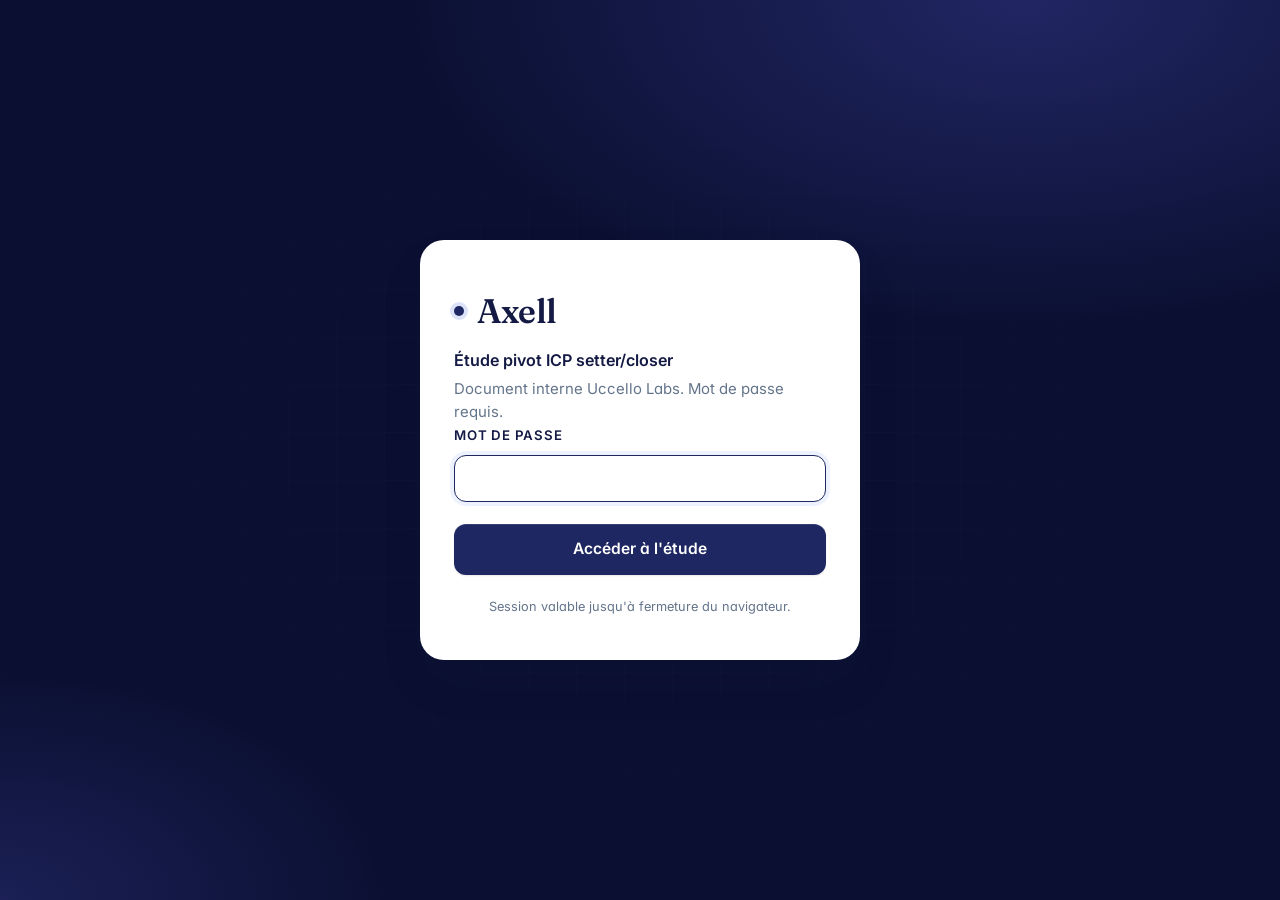
<file: index.html>
<!DOCTYPE html>
<html lang="fr">
<head>
  <meta charset="UTF-8">
  <meta name="viewport" content="width=device-width, initial-scale=1.0">
  <meta name="robots" content="noindex, nofollow">
  <meta http-equiv="Cache-Control" content="no-cache, no-store, must-revalidate">
  <title>Axell, étude pivot ICP setter/closer</title>
  <meta name="description" content="Étude commerciale interne du pivot ICP Axell vers les agences setting/closing francophones et infopreneurs avec équipe sales internalisée.">
  <link rel="preconnect" href="https://fonts.googleapis.com">
  <link rel="preconnect" href="https://fonts.gstatic.com" crossorigin>
  <link href="https://fonts.googleapis.com/css2?family=Fraunces:opsz,wght@9..144,500;9..144,600;9..144,700&family=Inter:wght@400;500;600;700&display=swap" rel="stylesheet">
  <link rel="stylesheet" href="assets/css/style.css">
  <script>document.documentElement.classList.add('js');</script>
  <script src="assets/js/auth.js"></script>
</head>
<body class="auth-pending" data-page="index">

<header id="site-header" hidden></header>

<main>

  <section class="hero">
    <div class="container">
      <div class="hero__inner">
        <div class="hero__eyebrow">Étude commerciale, pivot ICP, mai 2026</div>
        <h1 class="hero__title">Du SaaS PME B2B au stack pilotage des agences setting/closing francophones</h1>
        <p class="hero__desc">Pipeline complet en 7 étapes : sourcing externe, cadrage, 2 personas, analyse marché, paysage concurrentiel, architecture tarifaire et offre rédigée. Verdict global : viable sous conditions.</p>
        <div class="hero__meta">
          <span class="hero__meta-item">
            <svg viewBox="0 0 24 24" fill="none" stroke="currentColor" stroke-width="2" stroke-linecap="round" stroke-linejoin="round" aria-hidden="true"><circle cx="12" cy="12" r="10"/><circle cx="12" cy="12" r="6"/><circle cx="12" cy="12" r="2"/></svg>
            <span>Cible primaire : Damien, owner agence</span>
          </span>
          <span class="hero__meta-item">
            <svg viewBox="0 0 24 24" fill="none" stroke="currentColor" stroke-width="2" stroke-linecap="round" stroke-linejoin="round" aria-hidden="true"><circle cx="12" cy="12" r="10"/><circle cx="12" cy="12" r="6"/></svg>
            <span>Cible secondaire : Karine, founder infopreneur</span>
          </span>
          <span class="hero__meta-item">
            <svg viewBox="0 0 24 24" fill="none" stroke="currentColor" stroke-width="2" stroke-linecap="round" stroke-linejoin="round" aria-hidden="true"><rect x="3" y="4" width="18" height="18" rx="2"/><line x1="16" y1="2" x2="16" y2="6"/><line x1="8" y1="2" x2="8" y2="6"/><line x1="3" y1="10" x2="21" y2="10"/></svg>
            <span>15 mai 2026</span>
          </span>
        </div>
      </div>
    </div>
  </section>

  <section class="section">
    <div class="container">
      <div class="stats reveal-stagger">
        <div class="stat"><div class="stat__number">8/10</div><div class="stat__label">Score douleur prioritaire</div></div>
        <div class="stat"><div class="stat__number">990€</div><div class="stat__label">Tier sweet spot HT/mois</div></div>
        <div class="stat"><div class="stat__number">6</div><div class="stat__label">Concurrents directs analysés</div></div>
        <div class="stat"><div class="stat__number">Viable</div><div class="stat__label">Sous 4 conditions à lever</div></div>
      </div>
    </div>
  </section>

  <section class="section section--alt">
    <div class="container">
      <div class="section-header reveal">
        <div class="section-header__eyebrow">Sections de l'étude</div>
        <h2 class="section-header__title">Étude complète en 8 sections</h2>
        <p class="section-header__desc">Naviguez à travers les pages produites par le pipeline. Chaque section reproduit le travail des étapes correspondantes, sourcée et auditable.</p>
      </div>
      <div class="cards-grid cards-grid--3 reveal-stagger">

        <a class="card" href="pages/synthese.html">
          <div class="card__icon"><svg viewBox="0 0 24 24" fill="none" stroke="currentColor" stroke-width="2" stroke-linecap="round" stroke-linejoin="round" aria-hidden="true"><path d="M14 2H6a2 2 0 0 0-2 2v16a2 2 0 0 0 2 2h12a2 2 0 0 0 2-2V8z"/><polyline points="14 2 14 8 20 8"/><line x1="16" y1="13" x2="8" y2="13"/><line x1="16" y1="17" x2="8" y2="17"/><polyline points="10 9 9 9 8 9"/></svg></div>
          <div class="card__title">Synthèse</div>
          <div class="card__body">Lecture en 3 minutes : idée, problème, marché, différenciation, verdict, prochaines étapes.</div>
          <span class="card__arrow">Lire la synthèse <svg viewBox="0 0 24 24" fill="none" stroke="currentColor" stroke-width="2.5" stroke-linecap="round" stroke-linejoin="round"><line x1="5" y1="12" x2="19" y2="12"/><polyline points="12 5 19 12 12 19"/></svg></span>
        </a>

        <a class="card" href="pages/offre.html">
          <div class="card__icon"><svg viewBox="0 0 24 24" fill="none" stroke="currentColor" stroke-width="2" stroke-linecap="round" stroke-linejoin="round" aria-hidden="true"><polygon points="12 2 15.09 8.26 22 9.27 17 14.14 18.18 21.02 12 17.77 5.82 21.02 7 14.14 2 9.27 8.91 8.26 12 2"/></svg></div>
          <div class="card__title">Offre</div>
          <div class="card__body">L'offre rédigée pour les 2 cibles. One-pager Damien primaire, déclinaison Karine.</div>
          <span class="card__arrow">Voir l'offre <svg viewBox="0 0 24 24" fill="none" stroke="currentColor" stroke-width="2.5" stroke-linecap="round" stroke-linejoin="round"><line x1="5" y1="12" x2="19" y2="12"/><polyline points="12 5 19 12 12 19"/></svg></span>
        </a>

        <a class="card" href="pages/personas.html">
          <div class="card__icon"><svg viewBox="0 0 24 24" fill="none" stroke="currentColor" stroke-width="2" stroke-linecap="round" stroke-linejoin="round" aria-hidden="true"><path d="M17 21v-2a4 4 0 0 0-4-4H5a4 4 0 0 0-4 4v2"/><circle cx="9" cy="7" r="4"/><path d="M23 21v-2a4 4 0 0 0-3-3.87"/><path d="M16 3.13a4 4 0 0 1 0 7.75"/></svg></div>
          <div class="card__title">Personas</div>
          <div class="card__body">2 profils acheteurs détaillés : Damien (owner agence) et Karine (founder infopreneur).</div>
          <span class="card__arrow">Explorer les personas <svg viewBox="0 0 24 24" fill="none" stroke="currentColor" stroke-width="2.5" stroke-linecap="round" stroke-linejoin="round"><line x1="5" y1="12" x2="19" y2="12"/><polyline points="12 5 19 12 12 19"/></svg></span>
        </a>

        <a class="card" href="pages/marche.html">
          <div class="card__icon"><svg viewBox="0 0 24 24" fill="none" stroke="currentColor" stroke-width="2" stroke-linecap="round" stroke-linejoin="round" aria-hidden="true"><line x1="18" y1="20" x2="18" y2="10"/><line x1="12" y1="20" x2="12" y2="4"/><line x1="6" y1="20" x2="6" y2="14"/></svg></div>
          <div class="card__title">Marché</div>
          <div class="card__body">Taille du marché francophone, canal de distribution retenu, maturité d'achat.</div>
          <span class="card__arrow">Analyser le marché <svg viewBox="0 0 24 24" fill="none" stroke="currentColor" stroke-width="2.5" stroke-linecap="round" stroke-linejoin="round"><line x1="5" y1="12" x2="19" y2="12"/><polyline points="12 5 19 12 12 19"/></svg></span>
        </a>

        <a class="card" href="pages/concurrence.html">
          <div class="card__icon"><svg viewBox="0 0 24 24" fill="none" stroke="currentColor" stroke-width="2" stroke-linecap="round" stroke-linejoin="round" aria-hidden="true"><path d="M12 22s8-4 8-10V5l-8-3-8 3v7c0 6 8 10 8 10z"/></svg></div>
          <div class="card__title">Concurrence</div>
          <div class="card__body">6 concurrents directs analysés. Zone de différenciation tranchée et 6 battlecards.</div>
          <span class="card__arrow">Voir les battlecards <svg viewBox="0 0 24 24" fill="none" stroke="currentColor" stroke-width="2.5" stroke-linecap="round" stroke-linejoin="round"><line x1="5" y1="12" x2="19" y2="12"/><polyline points="12 5 19 12 12 19"/></svg></span>
        </a>

        <a class="card" href="pages/pricing.html">
          <div class="card__icon"><svg viewBox="0 0 24 24" fill="none" stroke="currentColor" stroke-width="2" stroke-linecap="round" stroke-linejoin="round" aria-hidden="true"><line x1="12" y1="1" x2="12" y2="23"/><path d="M17 5H9.5a3.5 3.5 0 0 0 0 7h5a3.5 3.5 0 0 1 0 7H6"/></svg></div>
          <div class="card__title">Pricing</div>
          <div class="card__body">5 tiers : Solo, Starter, Growth, Scale, Enterprise. Marges brutes 63 à 85 %.</div>
          <span class="card__arrow">Voir la grille <svg viewBox="0 0 24 24" fill="none" stroke="currentColor" stroke-width="2.5" stroke-linecap="round" stroke-linejoin="round"><line x1="5" y1="12" x2="19" y2="12"/><polyline points="12 5 19 12 12 19"/></svg></span>
        </a>

        <a class="card" href="pages/viabilite.html">
          <div class="card__icon"><svg viewBox="0 0 24 24" fill="none" stroke="currentColor" stroke-width="2" stroke-linecap="round" stroke-linejoin="round" aria-hidden="true"><path d="M22 11.08V12a10 10 0 1 1-5.93-9.14"/><polyline points="22 4 12 14.01 9 11.01"/></svg></div>
          <div class="card__title">Viabilité</div>
          <div class="card__body">Score sur 6 critères. Verdict viable sous 4 conditions à lever avant pilote.</div>
          <span class="card__arrow">Évaluer la viabilité <svg viewBox="0 0 24 24" fill="none" stroke="currentColor" stroke-width="2.5" stroke-linecap="round" stroke-linejoin="round"><line x1="5" y1="12" x2="19" y2="12"/><polyline points="12 5 19 12 12 19"/></svg></span>
        </a>

        <a class="card" href="pages/decouverte.html">
          <div class="card__icon"><svg viewBox="0 0 24 24" fill="none" stroke="currentColor" stroke-width="2" stroke-linecap="round" stroke-linejoin="round" aria-hidden="true"><circle cx="11" cy="11" r="8"/><line x1="21" y1="21" x2="16.65" y2="16.65"/></svg></div>
          <div class="card__title">Découverte</div>
          <div class="card__body">Analyse initiale des opportunités. 3 idées scorées, 35 sources externes citées.</div>
          <span class="card__arrow">Lire la découverte <svg viewBox="0 0 24 24" fill="none" stroke="currentColor" stroke-width="2.5" stroke-linecap="round" stroke-linejoin="round"><line x1="5" y1="12" x2="19" y2="12"/><polyline points="12 5 19 12 12 19"/></svg></span>
        </a>

      </div>
    </div>
  </section>

  <section class="section">
    <div class="container">
      <div class="cta-band cta-band--primary reveal">
        <div class="cta-band__inner">
          <div class="cta-band__eyebrow">Document interne</div>
          <h3 class="cta-band__title">À diffuser uniquement en équipe Uccello Labs</h3>
          <p class="cta-band__desc">Cette étude est un document de pilotage interne. Elle contient des estimations marché, des conditions de viabilité non encore validées terrain et des grilles tarifaires en construction. Ne pas partager hors équipe sans aval Jonathan SARDO.</p>
          <div class="cta-band__columns">
            <div><div class="cta-band__col-label">Statut</div><div class="cta-band__col-value">v1 hypothèses sourcées</div></div>
            <div><div class="cta-band__col-label">Pré-requis v2</div><div class="cta-band__col-value">5 à 10 entretiens terrain</div></div>
            <div><div class="cta-band__col-label">Date révision</div><div class="cta-band__col-value">Post-entretiens (juin 2026)</div></div>
          </div>
        </div>
      </div>
    </div>
  </section>

</main>

<footer id="site-footer" hidden></footer>

<script src="assets/js/main.js" defer></script>
</body>
</html>
</file>
<file: assets/css/style.css>
/* ===========================================================================
   Axell, étude pivot ICP setter/closer, design system v2 (refonte UI premium).
   Look éditorial B2B sérieux : Fraunces serif pour titres + Inter pour body.
   Palette navy enrichie avec accent indigo, ombres multi-layer, hover travaillés.
   =========================================================================== */

:root {
  /* === Palette navy enrichie === */
  --c-navy-950:  #0B1033;
  --c-navy-900:  #141a44;
  --c-navy-800:  #1E2761;
  --c-navy-700:  #2A3478;
  --c-navy-600:  #3B4892;
  --c-navy-500:  #5466B0;
  --c-navy-100:  #DCE3F8;
  --c-navy-50:   #EEF2FF;

  --c-indigo-600: #4F46E5;
  --c-indigo-500: #6366F1;
  --c-indigo-100: #E0E7FF;

  --c-slate-900: #0F172A;
  --c-slate-800: #1E293B;
  --c-slate-700: #334155;
  --c-slate-600: #475569;
  --c-slate-500: #64748B;
  --c-slate-400: #94A3B8;
  --c-slate-300: #CBD5E1;
  --c-slate-200: #E2E8F0;
  --c-slate-100: #F1F5F9;
  --c-slate-50:  #F8FAFC;

  --c-white:     #ffffff;
  --c-success:   #059669;
  --c-success-bg:#ECFDF5;
  --c-warning:   #B45309;
  --c-warning-bg:#FFFBEB;
  --c-danger:    #DC2626;
  --c-danger-bg: #FEF2F2;

  /* === Aliases sémantiques === */
  --color-primary:        var(--c-navy-800);
  --color-primary-dark:   var(--c-navy-900);
  --color-primary-light:  var(--c-navy-100);
  --color-primary-pale:   var(--c-navy-50);
  --color-accent:         var(--c-indigo-500);
  --color-accent-dark:    var(--c-indigo-600);
  --color-text:           var(--c-slate-900);
  --color-text-mid:       var(--c-slate-700);
  --color-text-muted:     var(--c-slate-500);
  --color-bg:             var(--c-white);
  --color-bg-alt:         #F1F4FB;
  --color-bg-tinted:      #F4F6FC;
  --color-border:         var(--c-slate-200);
  --color-border-strong:  var(--c-slate-300);
  --color-footer-bg:      var(--c-navy-950);
  --color-footer-text:    rgba(255,255,255,0.7);
  --color-success:        var(--c-success);
  --color-success-light:  var(--c-success-bg);
  --color-warning:        var(--c-warning);
  --color-warning-light:  var(--c-warning-bg);
  --color-danger:         var(--c-danger);
  --color-danger-light:   var(--c-danger-bg);

  /* === Spacing === */
  --space-1:  0.25rem;  --space-2:  0.5rem;   --space-3: 0.75rem;
  --space-4:  1rem;     --space-5:  1.25rem;  --space-6: 1.5rem;
  --space-8:  2rem;     --space-10: 2.5rem;   --space-12: 3rem;
  --space-16: 4rem;     --space-20: 5rem;     --space-24: 6rem;
  --space-32: 8rem;

  /* === Conteneurs === */
  --max-width:     1240px;
  --content-width: 760px;

  /* === Rayons === */
  --radius-sm: 8px;
  --radius-md: 12px;
  --radius-lg: 18px;
  --radius-xl: 24px;

  /* === Ombres multi-layer === */
  --shadow-xs: 0 1px 2px rgba(15,23,42,0.04);
  --shadow-sm: 0 1px 3px rgba(15,23,42,0.06), 0 1px 2px rgba(15,23,42,0.04);
  --shadow-md: 0 4px 6px -1px rgba(15,23,42,0.08), 0 2px 4px -2px rgba(15,23,42,0.05);
  --shadow-lg: 0 10px 25px -5px rgba(15,23,42,0.10), 0 8px 10px -6px rgba(15,23,42,0.04);
  --shadow-xl: 0 25px 50px -12px rgba(15,23,42,0.18);
  --shadow-card-hover: 0 12px 24px -8px rgba(30,39,97,0.18), 0 4px 8px -2px rgba(30,39,97,0.08);
  --shadow-glow: 0 0 0 1px var(--c-navy-100), 0 12px 32px -8px rgba(30,39,97,0.18);

  /* === Animation === */
  --ease-spring:   cubic-bezier(0.34, 1.56, 0.64, 1);
  --ease-out-expo: cubic-bezier(0.16, 1, 0.3, 1);
  --ease-out-soft: cubic-bezier(0.22, 1, 0.36, 1);
  --t-reveal:  0.7s;
  --t-stagger: 0.55s;
  --t-fast:    0.15s;
  --t-base:    0.25s;
}

/* ===== Reset ===== */
*, *::before, *::after { box-sizing: border-box; margin: 0; padding: 0; }
html { font-size: clamp(15px, 1.5vw, 17px); -webkit-text-size-adjust: 100%; scroll-behavior: smooth; }
body {
  font-family: 'Inter', system-ui, -apple-system, sans-serif;
  color: var(--color-text);
  background: var(--color-bg);
  line-height: 1.65;
  -webkit-font-smoothing: antialiased;
  font-feature-settings: 'cv11', 'ss01', 'ss03';
}
img, video, iframe { max-width: 100%; height: auto; display: block; }
a { color: inherit; text-decoration: none; }
button { font: inherit; color: inherit; cursor: pointer; background: none; border: none; }
svg { display: block; }

/* ===== Typographie ===== */
.font-display, h1, h2 {
  font-family: 'Fraunces', Georgia, serif;
  font-feature-settings: 'ss01', 'ss02';
  font-optical-sizing: auto;
}
h1 { font-size: clamp(2.25rem, 4.5vw, 3.5rem); line-height: 1.05; font-weight: 600; letter-spacing: -0.025em; }
h2 { font-size: clamp(1.65rem, 3.2vw, 2.5rem); line-height: 1.1;  font-weight: 600; letter-spacing: -0.02em; color: var(--c-navy-900); }
h3 { font-family: 'Inter', sans-serif; font-size: clamp(1.15rem, 2vw, 1.35rem); line-height: 1.3; font-weight: 600; letter-spacing: -0.01em; color: var(--c-navy-900); }
h4 { font-size: 1.05rem; font-weight: 600; }
h5 { font-size: 0.7rem; text-transform: uppercase; letter-spacing: 0.12em; color: var(--color-accent); font-weight: 600; }
strong { font-weight: 600; color: var(--color-text); }
ul, ol { padding-left: 1.5rem; }
li + li { margin-top: 0.5rem; }
.eyebrow {
  display: inline-block;
  font-size: 0.7rem; text-transform: uppercase; letter-spacing: 0.14em;
  font-weight: 600; color: var(--color-accent);
}

/* ===== Auth gate ===== */
body.auth-pending { visibility: hidden; }

/* ===== Layout ===== */
.container { max-width: var(--max-width); margin: 0 auto; padding: 0 var(--space-6); }
@media (min-width: 768px) { .container { padding: 0 var(--space-8); } }
.container--narrow { max-width: var(--content-width); }
.section { padding: var(--space-16) 0; }
@media (min-width: 768px) { .section { padding: var(--space-24) 0; } }
.section--alt { background: var(--color-bg-alt); }
.section--tinted { background: var(--color-bg-tinted); }
.section--dark { background: var(--c-navy-950); color: var(--c-white); }
.section--dark h2, .section--dark h3, .section--dark strong { color: var(--c-white); }
.section--dark p { color: rgba(255,255,255,0.85); }

/* ===== Navigation ===== */
.nav {
  position: sticky; top: 0; z-index: 200; height: 68px;
  background: rgba(255,255,255,0.80); backdrop-filter: blur(18px) saturate(180%); -webkit-backdrop-filter: blur(18px) saturate(180%);
  border-bottom: 1px solid transparent;
  transition: border-color var(--t-base), box-shadow var(--t-base), background var(--t-base);
  display: flex; align-items: center;
}
.nav.is-scrolled {
  background: rgba(255,255,255,0.92);
  border-bottom-color: var(--color-border);
  box-shadow: var(--shadow-xs);
}
.nav__inner { display: flex; align-items: center; justify-content: space-between; width: 100%; gap: var(--space-4); }
.nav__brand {
  display: flex; align-items: center; gap: var(--space-2);
  font-weight: 700; color: var(--c-navy-900); font-size: 1.1rem; letter-spacing: -0.02em;
}
.nav__brand::before {
  content: ''; display: inline-block; width: 8px; height: 8px;
  background: var(--c-navy-800); border-radius: 50%;
  box-shadow: 0 0 0 3px var(--c-navy-100);
}
.nav__links { display: none; gap: var(--space-1); align-items: center; }
.nav__link {
  position: relative;
  padding: var(--space-2) var(--space-3);
  border-radius: var(--radius-sm);
  font-size: 0.85rem;
  color: var(--color-text-muted);
  font-weight: 500;
  cursor: pointer;
  transition: color var(--t-fast), background var(--t-fast);
}
.nav__link:hover { color: var(--c-navy-900); background: var(--c-slate-100); }
.nav__link.is-active { color: var(--c-navy-900); background: var(--c-navy-50); }
.nav__hamburger {
  display: flex; flex-direction: column; gap: 5px;
  padding: var(--space-2); width: 44px; height: 44px;
  align-items: center; justify-content: center;
  border-radius: var(--radius-sm);
}
.nav__hamburger:hover { background: var(--c-slate-100); }
.nav__hamburger span { display: block; width: 22px; height: 2px; background: var(--c-navy-900); transition: transform var(--t-base), opacity var(--t-base); border-radius: 1px; }
.nav__hamburger[aria-expanded="true"] span:nth-child(1) { transform: translateY(7px) rotate(45deg); }
.nav__hamburger[aria-expanded="true"] span:nth-child(2) { opacity: 0; }
.nav__hamburger[aria-expanded="true"] span:nth-child(3) { transform: translateY(-7px) rotate(-45deg); }
.nav__logout {
  font-size: 0.8rem; color: var(--color-text-muted);
  padding: var(--space-2) var(--space-3); border-radius: var(--radius-sm);
  cursor: pointer; transition: color var(--t-fast), background var(--t-fast);
}
.nav__logout:hover { color: var(--color-danger); background: var(--color-danger-light); }

@media (min-width: 1024px) {
  .nav__links { display: flex; }
  .nav__hamburger { display: none; }
}
@media (max-width: 1023px) {
  .nav__links {
    position: fixed; top: 68px; left: 0; right: 0;
    background: var(--c-white); border-bottom: 1px solid var(--color-border);
    flex-direction: column; align-items: stretch; gap: 0;
    padding: var(--space-4);
    transform: translateY(-110%); opacity: 0; pointer-events: none;
    transition: transform var(--t-base), opacity var(--t-base);
    max-height: calc(100vh - 68px); overflow-y: auto;
    box-shadow: var(--shadow-lg);
  }
  .nav__links.is-open { transform: translateY(0); opacity: 1; pointer-events: auto; }
  .nav__link { padding: var(--space-3) var(--space-4); font-size: 1rem; }
  .nav__link.is-active { background: var(--c-navy-50); color: var(--c-navy-900); font-weight: 600; }
  .nav__logout { padding: var(--space-3) var(--space-4); border-top: 1px solid var(--color-border); margin-top: var(--space-2); }
}

/* ===== Hero ===== */
.hero {
  background: var(--c-navy-950);
  background-image:
    radial-gradient(ellipse 80% 60% at 80% 0%,    rgba(99,102,241,0.25) 0%, transparent 60%),
    radial-gradient(ellipse 60% 50% at 0% 100%,   rgba(99,102,241,0.18) 0%, transparent 50%),
    radial-gradient(ellipse 100% 80% at 50% 50%,  rgba(30,39,97,0.40) 0%, transparent 60%);
  color: var(--c-white);
  padding: var(--space-20) 0 var(--space-24);
  position: relative;
  overflow: hidden;
  border-bottom: 1px solid rgba(255,255,255,0.08);
}
@media (min-width: 768px) { .hero { padding: var(--space-24) 0 var(--space-32); } }
.hero::after {
  content: '';
  position: absolute; inset: 0;
  background-image:
    linear-gradient(rgba(255,255,255,0.025) 1px, transparent 1px),
    linear-gradient(90deg, rgba(255,255,255,0.025) 1px, transparent 1px);
  background-size: 48px 48px;
  mask-image: radial-gradient(ellipse 80% 60% at 50% 30%, black 0%, transparent 80%);
  -webkit-mask-image: radial-gradient(ellipse 80% 60% at 50% 30%, black 0%, transparent 80%);
  pointer-events: none;
}
.hero__inner { position: relative; max-width: 880px; }
.hero__eyebrow {
  display: inline-flex; align-items: center; gap: var(--space-2);
  font-size: 0.72rem; text-transform: uppercase; letter-spacing: 0.16em;
  color: var(--c-navy-100); margin-bottom: var(--space-5); font-weight: 500;
  padding: var(--space-1) var(--space-3);
  background: rgba(255,255,255,0.06);
  border: 1px solid rgba(255,255,255,0.12);
  border-radius: 999px;
}
.hero__eyebrow::before {
  content: ''; display: inline-block; width: 6px; height: 6px;
  background: var(--c-indigo-500); border-radius: 50%;
  box-shadow: 0 0 0 3px rgba(99,102,241,0.25);
  animation: pulse 2.5s ease-in-out infinite;
}
@keyframes pulse {
  0%, 100% { opacity: 1; transform: scale(1); }
  50% { opacity: 0.6; transform: scale(0.9); }
}
.hero__title { color: var(--c-white); margin-bottom: var(--space-5); max-width: 22ch; }
.hero__desc { font-size: clamp(1rem, 1.4vw, 1.18rem); color: rgba(255,255,255,0.78); max-width: 60ch; margin-bottom: var(--space-8); line-height: 1.6; }
.hero__meta { display: flex; flex-wrap: wrap; gap: var(--space-2); margin-top: var(--space-6); }
.hero__meta-item {
  display: inline-flex; align-items: center; gap: var(--space-2);
  padding: var(--space-2) var(--space-4);
  background: rgba(255,255,255,0.06); border: 1px solid rgba(255,255,255,0.12);
  border-radius: 999px; font-size: 0.85rem; color: var(--c-white);
  backdrop-filter: blur(8px);
}
.hero__meta-item svg { width: 16px; height: 16px; color: var(--c-navy-100); }

/* ===== Stats ===== */
.stats {
  display: grid;
  grid-template-columns: repeat(2, 1fr);
  gap: var(--space-3);
}
@media (min-width: 768px) { .stats { grid-template-columns: repeat(4, 1fr); gap: var(--space-4); } }
.stat {
  position: relative;
  padding: var(--space-6) var(--space-5);
  background: var(--c-white);
  border: 1px solid var(--color-border);
  border-radius: var(--radius-lg);
  transition: transform var(--t-base) var(--ease-spring), box-shadow var(--t-base), border-color var(--t-base);
}
.stat:hover { transform: translateY(-3px); box-shadow: var(--shadow-card-hover); border-color: var(--c-navy-100); }
.stat::before {
  content: ''; position: absolute; top: 0; left: var(--space-5); right: var(--space-5);
  height: 2px; background: linear-gradient(90deg, var(--c-navy-800), var(--c-indigo-500));
  border-radius: 0 0 2px 2px;
  opacity: 0; transition: opacity var(--t-base);
}
.stat:hover::before { opacity: 1; }
.stat__number {
  font-family: 'Fraunces', Georgia, serif;
  font-size: clamp(2rem, 4vw, 2.75rem); font-weight: 600;
  color: var(--c-navy-900); letter-spacing: -0.025em; line-height: 1; margin-bottom: var(--space-3);
}
.stat__label  { font-size: 0.82rem; color: var(--color-text-muted); font-weight: 500; }

/* ===== Section header ===== */
.section-header { max-width: var(--content-width); margin: 0 auto var(--space-12); text-align: center; }
.section-header__eyebrow { font-size: 0.72rem; text-transform: uppercase; letter-spacing: 0.14em; color: var(--color-accent); font-weight: 600; margin-bottom: var(--space-3); }
.section-header__title { margin-bottom: var(--space-4); }
.section-header__desc { color: var(--color-text-muted); font-size: 1.05rem; line-height: 1.65; }

/* ===== Cards grid ===== */
.cards-grid { display: grid; grid-template-columns: 1fr; gap: var(--space-4); }
@media (min-width: 640px) { .cards-grid--2 { grid-template-columns: repeat(2, 1fr); } }
@media (min-width: 900px) {
  .cards-grid--3 { grid-template-columns: repeat(3, 1fr); }
  .cards-grid--4 { grid-template-columns: repeat(4, 1fr); }
}
.card {
  display: flex; flex-direction: column;
  background: var(--c-white);
  border: 1px solid var(--color-border);
  border-radius: var(--radius-lg);
  padding: var(--space-7, 1.75rem) var(--space-6);
  text-align: left;
  box-shadow: var(--shadow-md);
  transition: transform var(--t-base) var(--ease-spring), box-shadow var(--t-base), border-color var(--t-base);
  position: relative;
  overflow: hidden;
}
.card::after {
  content: ''; position: absolute; inset: 0;
  background: radial-gradient(circle at 100% 0%, var(--c-navy-50) 0%, transparent 60%);
  opacity: 0; transition: opacity var(--t-base);
  pointer-events: none;
}
a.card { cursor: pointer; }
a.card:hover {
  transform: translateY(-4px);
  box-shadow: var(--shadow-card-hover);
  border-color: var(--c-navy-100);
}
a.card:hover::after { opacity: 1; }
.card__icon {
  display: inline-flex; align-items: center; justify-content: center;
  width: 44px; height: 44px;
  background: var(--c-navy-50);
  color: var(--c-navy-800);
  border-radius: var(--radius-md);
  margin-bottom: var(--space-4);
  transition: background var(--t-base), color var(--t-base), transform var(--t-base) var(--ease-spring);
}
.card__icon svg { width: 22px; height: 22px; }
a.card:hover .card__icon { background: var(--c-navy-800); color: var(--c-white); transform: scale(1.05); }
.card__title { font-size: 1.1rem; font-weight: 600; margin-bottom: var(--space-2); color: var(--c-navy-900); position: relative; z-index: 1; }
.card__body { color: var(--color-text-muted); font-size: 0.92rem; line-height: 1.6; flex: 1; position: relative; z-index: 1; }
.card__arrow {
  display: inline-flex; align-items: center; gap: var(--space-1);
  margin-top: var(--space-5);
  font-size: 0.82rem; font-weight: 600; color: var(--c-navy-800);
  transition: gap var(--t-base);
  position: relative; z-index: 1;
}
.card__arrow svg { width: 14px; height: 14px; transition: transform var(--t-base); }
a.card:hover .card__arrow { gap: var(--space-2); }
a.card:hover .card__arrow svg { transform: translateX(2px); }

/* Persona summary cards */
.persona-card {
  display: flex; flex-direction: column; gap: var(--space-3);
  padding: var(--space-6) var(--space-6) var(--space-7);
}
.persona-card__badge {
  display: inline-flex; align-items: center; gap: var(--space-2);
  font-size: 0.7rem; text-transform: uppercase; letter-spacing: 0.12em;
  font-weight: 600; padding: var(--space-1) var(--space-3);
  border-radius: 999px; align-self: flex-start;
}
.persona-card__badge--primary { background: var(--c-navy-50); color: var(--c-navy-800); }
.persona-card__badge--secondary { background: var(--c-indigo-100); color: var(--c-indigo-600); }
.persona-card__name { font-size: 1.25rem; font-weight: 700; color: var(--c-navy-900); }
.persona-card__role { font-size: 0.92rem; color: var(--color-text-muted); margin-bottom: var(--space-2); }
.persona-card__body { color: var(--color-text-mid); font-size: 0.95rem; line-height: 1.65; }

/* ===== CTA band ===== */
.cta-band { padding: var(--space-12) var(--space-6); border-radius: var(--radius-xl); position: relative; overflow: hidden; }
.cta-band--primary {
  background: var(--c-navy-900);
  background-image:
    radial-gradient(ellipse 60% 80% at 100% 0%, rgba(99,102,241,0.30) 0%, transparent 55%),
    radial-gradient(ellipse 60% 80% at 0% 100%, rgba(202,220,252,0.10) 0%, transparent 55%);
  color: var(--c-white);
}
.cta-band--primary h3, .cta-band--primary strong { color: var(--c-white); }
.cta-band--primary p { color: rgba(255,255,255,0.82); }
.cta-band--alt {
  background: var(--color-bg-alt);
  border: 1px solid var(--color-border);
}
.cta-band__inner { max-width: var(--content-width); margin: 0 auto; position: relative; z-index: 1; }
.cta-band__eyebrow { font-size: 0.72rem; text-transform: uppercase; letter-spacing: 0.14em; font-weight: 600; margin-bottom: var(--space-3); }
.cta-band--primary .cta-band__eyebrow { color: var(--c-navy-100); }
.cta-band--alt .cta-band__eyebrow { color: var(--color-accent); }
.cta-band__title { margin-bottom: var(--space-4); font-size: clamp(1.4rem, 2.5vw, 1.85rem); font-family: 'Fraunces', Georgia, serif; font-weight: 600; letter-spacing: -0.02em; }
.cta-band__desc { margin-bottom: var(--space-6); font-size: 0.98rem; line-height: 1.65; }
.cta-band__columns {
  display: grid; grid-template-columns: 1fr; gap: var(--space-4);
  margin-top: var(--space-8);
  padding-top: var(--space-6);
  border-top: 1px solid rgba(255,255,255,0.10);
}
.cta-band--alt .cta-band__columns { border-top-color: var(--color-border); }
@media (min-width: 640px) { .cta-band__columns { grid-template-columns: repeat(3, 1fr); } }
.cta-band__col-label { font-size: 0.7rem; text-transform: uppercase; letter-spacing: 0.1em; opacity: 0.65; margin-bottom: var(--space-1); font-weight: 500; }
.cta-band__col-value { font-weight: 600; font-size: 0.98rem; }

/* ===== Rich text ===== */
.rich-text { max-width: var(--content-width); margin: 0 auto; color: var(--color-text-mid); }
.rich-text h2 { margin-top: var(--space-12); margin-bottom: var(--space-5); color: var(--c-navy-900); }
.rich-text h2:first-child { margin-top: 0; }
.rich-text h3 { margin-top: var(--space-8); margin-bottom: var(--space-3); }
.rich-text p { margin-bottom: var(--space-4); }
.rich-text ul, .rich-text ol { margin-bottom: var(--space-4); padding-left: 1.5rem; }
.rich-text li { margin-bottom: var(--space-2); line-height: 1.6; }
.rich-text li::marker { color: var(--c-navy-500); }
.rich-text a { color: var(--c-navy-800); text-decoration: underline; text-decoration-color: var(--c-navy-100); text-underline-offset: 4px; text-decoration-thickness: 1.5px; transition: text-decoration-color var(--t-fast); }
.rich-text a:hover { text-decoration-color: var(--c-navy-800); }
.rich-text blockquote {
  border-left: 3px solid var(--c-navy-800);
  background: linear-gradient(135deg, var(--c-navy-50) 0%, rgba(238,242,255,0.4) 100%);
  padding: var(--space-5) var(--space-6);
  margin: var(--space-6) 0;
  border-radius: 0 var(--radius-md) var(--radius-md) 0;
  font-style: italic;
  color: var(--c-slate-800);
  position: relative;
}
.rich-text blockquote::before {
  content: '"';
  position: absolute; top: -8px; left: 12px;
  font-family: 'Fraunces', Georgia, serif;
  font-size: 3rem; line-height: 1;
  color: var(--c-navy-100);
  pointer-events: none;
}
.rich-text blockquote p:last-child { margin-bottom: 0; }
.table-wrap { overflow-x: auto; -webkit-overflow-scrolling: touch; margin: var(--space-6) 0; border-radius: var(--radius-md); border: 1px solid var(--color-border); }
.rich-text table { width: 100%; border-collapse: collapse; font-size: 0.92rem; }
.rich-text table thead { background: var(--c-slate-50); }
.rich-text table th, .rich-text table td {
  padding: var(--space-3) var(--space-4);
  border-bottom: 1px solid var(--color-border);
  text-align: left;
  vertical-align: top;
}
.rich-text table th:not(:last-child), .rich-text table td:not(:last-child) { border-right: 1px solid var(--color-border); }
.rich-text table tbody tr:last-child td { border-bottom: none; }
.rich-text table tbody tr:hover { background: var(--c-slate-50); }
.rich-text table th { font-weight: 600; color: var(--c-navy-900); font-size: 0.78rem; text-transform: uppercase; letter-spacing: 0.05em; }
.rich-text hr { border: 0; border-top: 1px solid var(--color-border); margin: var(--space-10) 0; }

/* ===== Tabs (personas) ===== */
.tabs { max-width: 1080px; margin: 0 auto; }
.tabs__list {
  display: flex; gap: var(--space-2);
  background: var(--c-white);
  padding: var(--space-2);
  border-radius: var(--radius-lg);
  border: 1px solid var(--color-border);
  margin-bottom: var(--space-8);
  overflow-x: auto;
  -webkit-overflow-scrolling: touch;
  box-shadow: var(--shadow-sm);
}
.tabs__trigger {
  display: inline-flex; align-items: center; gap: var(--space-3);
  padding: var(--space-3) var(--space-5);
  font-size: 0.92rem; font-weight: 500; color: var(--color-text-muted);
  border-radius: var(--radius-md);
  white-space: nowrap; flex: 1; min-width: max-content;
  cursor: pointer;
  transition: background var(--t-base), color var(--t-base);
}
.tabs__trigger:hover { color: var(--c-navy-900); background: var(--c-slate-50); }
.tabs__trigger[aria-selected="true"] {
  background: var(--c-navy-800); color: var(--c-white);
  box-shadow: var(--shadow-md);
  font-weight: 600;
}
.tabs__trigger-badge {
  font-size: 0.65rem; text-transform: uppercase; letter-spacing: 0.08em;
  padding: 2px 8px; border-radius: 999px; font-weight: 600;
  background: var(--c-navy-50); color: var(--c-navy-800);
}
.tabs__trigger[aria-selected="true"] .tabs__trigger-badge { background: rgba(255,255,255,0.18); color: var(--c-white); }
.tabs__panel { display: none; animation: tabFade 0.4s var(--ease-out-expo); }
.tabs__panel.is-active { display: block; }
@keyframes tabFade {
  from { opacity: 0; transform: translateY(8px); }
  to   { opacity: 1; transform: translateY(0); }
}

/* Persona detail layout (à l'intérieur d'un tab) */
.persona-detail { display: grid; grid-template-columns: 1fr; gap: var(--space-8); }
@media (min-width: 1024px) { .persona-detail { grid-template-columns: 320px 1fr; gap: var(--space-10); align-items: start; } }
.persona-side { position: sticky; top: 88px; }
@media (max-width: 1023px) { .persona-side { position: static; } }
.persona-side__avatar {
  width: 100%; aspect-ratio: 1;
  background: linear-gradient(135deg, var(--c-navy-800) 0%, var(--c-indigo-600) 100%);
  border-radius: var(--radius-lg);
  display: flex; align-items: center; justify-content: center;
  color: var(--c-white);
  font-family: 'Fraunces', Georgia, serif; font-size: 4rem; font-weight: 600;
  margin-bottom: var(--space-5);
  position: relative; overflow: hidden;
  box-shadow: var(--shadow-lg);
}
.persona-side__avatar::after {
  content: ''; position: absolute; inset: 0;
  background-image:
    radial-gradient(ellipse 60% 80% at 100% 0%, rgba(255,255,255,0.18) 0%, transparent 60%),
    radial-gradient(ellipse 60% 50% at 0% 100%, rgba(255,255,255,0.10) 0%, transparent 50%);
  pointer-events: none;
}
.persona-side__name { font-size: 1.35rem; font-weight: 700; color: var(--c-navy-900); margin-bottom: var(--space-1); }
.persona-side__role { font-size: 0.92rem; color: var(--color-text-muted); margin-bottom: var(--space-5); }
.persona-side__stats {
  display: flex; flex-direction: column; gap: var(--space-3);
  background: var(--c-white); border: 1px solid var(--color-border);
  border-radius: var(--radius-md); padding: var(--space-4);
}
.persona-side__stat {
  display: flex; flex-direction: column; gap: 2px;
  padding-bottom: var(--space-3); border-bottom: 1px solid var(--color-border);
}
.persona-side__stat:last-child { border-bottom: none; padding-bottom: 0; }
.persona-side__stat-label { font-size: 0.7rem; text-transform: uppercase; letter-spacing: 0.08em; color: var(--color-text-muted); font-weight: 600; }
.persona-side__stat-value { font-size: 0.95rem; font-weight: 600; color: var(--c-navy-900); }

.persona-main { min-width: 0; }
.persona-main h3 {
  font-size: 0.78rem; text-transform: uppercase; letter-spacing: 0.12em;
  color: var(--color-accent); font-weight: 600;
  margin-top: var(--space-8); margin-bottom: var(--space-3);
}
.persona-main h3:first-child { margin-top: 0; }
.persona-main p { margin-bottom: var(--space-4); color: var(--color-text-mid); }
.persona-main ul, .persona-main ol { margin-bottom: var(--space-4); padding-left: 1.5rem; color: var(--color-text-mid); }
.persona-main li { margin-bottom: var(--space-2); line-height: 1.6; }
.persona-main blockquote {
  border-left: 3px solid var(--c-navy-800);
  background: linear-gradient(135deg, var(--c-navy-50) 0%, rgba(238,242,255,0.4) 100%);
  padding: var(--space-5) var(--space-6);
  margin: var(--space-5) 0;
  border-radius: 0 var(--radius-md) var(--radius-md) 0;
  font-style: italic;
  color: var(--c-slate-800);
  position: relative;
}
.persona-main blockquote::before {
  content: '"';
  position: absolute; top: -10px; left: 12px;
  font-family: 'Fraunces', Georgia, serif;
  font-size: 3rem; line-height: 1; color: var(--c-navy-100);
}
.persona-main blockquote p:last-child { margin-bottom: 0; }

/* ===== Persona enriched (v2) ===== */
.persona-section { margin-top: var(--space-10); }
.persona-section:first-child { margin-top: 0; }
.persona-section__eyebrow { font-size: 0.7rem; text-transform: uppercase; letter-spacing: 0.12em; color: var(--color-accent); font-weight: 600; margin-bottom: var(--space-2); }
.persona-section__title { font-size: 1.15rem; font-weight: 600; color: var(--c-navy-900); margin-bottom: var(--space-4); }

.persona-want {
  background: linear-gradient(135deg, var(--c-navy-50) 0%, rgba(238,242,255,0.4) 100%);
  border-left: 3px solid var(--c-navy-800);
  padding: var(--space-5) var(--space-6);
  border-radius: 0 var(--radius-md) var(--radius-md) 0;
  margin-bottom: var(--space-4);
}
.persona-want__label { font-size: 0.7rem; text-transform: uppercase; letter-spacing: 0.1em; color: var(--c-navy-800); font-weight: 600; margin-bottom: var(--space-1); }
.persona-want__quote { font-family: 'Fraunces', Georgia, serif; font-size: 1.1rem; font-style: italic; color: var(--c-slate-800); line-height: 1.5; }

.persona-timeline {
  display: grid; grid-template-columns: 80px 1fr; gap: 0;
  border-left: 2px solid var(--color-border);
  padding-left: var(--space-5);
  margin-left: var(--space-3);
}
.persona-timeline__row { display: contents; }
.persona-timeline__time { font-weight: 600; color: var(--c-navy-800); font-size: 0.85rem; padding: var(--space-2) 0; position: relative; }
.persona-timeline__time::before {
  content: ''; position: absolute; left: calc(var(--space-5) * -1 - 5px); top: 14px;
  width: 8px; height: 8px; background: var(--c-navy-800); border-radius: 50%;
  box-shadow: 0 0 0 3px var(--c-white);
}
.persona-timeline__row--key .persona-timeline__time { color: var(--color-accent); }
.persona-timeline__row--key .persona-timeline__time::before { background: var(--color-accent); }
.persona-timeline__act { padding: var(--space-2) 0 var(--space-2) var(--space-4); font-size: 0.92rem; color: var(--color-text-mid); border-bottom: 1px dashed var(--color-border); }
.persona-timeline__row:last-child .persona-timeline__act { border-bottom: none; }
.persona-timeline__act-text { display: block; }
.persona-timeline__emotion { display: block; font-size: 0.78rem; color: var(--color-text-muted); font-style: italic; margin-top: 2px; }

.persona-stake {
  display: grid; grid-template-columns: 1fr; gap: var(--space-3);
}
@media (min-width: 768px) { .persona-stake { grid-template-columns: repeat(2, 1fr); } }
.persona-stake__item {
  background: var(--c-white);
  border: 1px solid var(--color-border);
  border-radius: var(--radius-md);
  padding: var(--space-4) var(--space-5);
  border-left: 3px solid var(--c-warning);
}
.persona-stake__item--cost { border-left-color: var(--c-danger); background: rgba(254,242,242,0.3); }
.persona-stake__period { font-size: 0.7rem; text-transform: uppercase; letter-spacing: 0.08em; color: var(--c-warning); font-weight: 600; margin-bottom: var(--space-2); }
.persona-stake__item--cost .persona-stake__period { color: var(--c-danger); }
.persona-stake__text { font-size: 0.92rem; color: var(--color-text-mid); line-height: 1.55; }

.persona-quote-large {
  font-family: 'Fraunces', Georgia, serif;
  font-size: 1.15rem; font-style: italic;
  color: var(--c-slate-800); line-height: 1.5;
  padding: var(--space-5) var(--space-6);
  background: linear-gradient(135deg, var(--c-navy-50) 0%, rgba(238,242,255,0.4) 100%);
  border-left: 3px solid var(--c-navy-800);
  border-radius: 0 var(--radius-md) var(--radius-md) 0;
  margin: var(--space-4) 0;
  position: relative;
}
.persona-quote-large::before {
  content: '"'; position: absolute; top: -10px; left: 14px;
  font-family: 'Fraunces', Georgia, serif; font-size: 3.5rem; line-height: 1;
  color: var(--c-navy-100);
}

.persona-vocab {
  display: grid; grid-template-columns: 1fr; gap: 0;
}
.persona-vocab__row {
  display: grid; grid-template-columns: 160px 1fr; gap: var(--space-4);
  padding: var(--space-3) 0; border-bottom: 1px solid var(--color-border);
  align-items: start;
}
.persona-vocab__row:last-child { border-bottom: none; }
.persona-vocab__term { font-weight: 600; color: var(--c-navy-800); font-size: 0.88rem; }
.persona-vocab__phrase { font-size: 0.92rem; color: var(--color-text-mid); font-style: italic; line-height: 1.55; }
@media (max-width: 640px) { .persona-vocab__row { grid-template-columns: 1fr; gap: var(--space-1); } }

.tags { display: flex; flex-wrap: wrap; gap: var(--space-2); margin: var(--space-3) 0; }
.tag {
  display: inline-flex; align-items: center;
  padding: var(--space-1) var(--space-3);
  background: var(--c-slate-100); color: var(--c-slate-700);
  border-radius: 999px; font-size: 0.78rem; font-weight: 500;
}
.tag--reject { background: var(--c-danger-bg); color: var(--c-danger); }
.tag--love { background: var(--c-success-bg); color: var(--c-success); }
.tag--accent { background: var(--c-navy-50); color: var(--c-navy-800); }

.persona-table { width: 100%; border-collapse: collapse; font-size: 0.9rem; }
.persona-table th, .persona-table td {
  padding: var(--space-3) var(--space-4);
  border-bottom: 1px solid var(--color-border);
  text-align: left; vertical-align: top;
}
.persona-table th { font-weight: 600; color: var(--c-navy-900); font-size: 0.78rem; text-transform: uppercase; letter-spacing: 0.05em; background: var(--c-slate-50); }
.persona-table tbody tr:hover { background: var(--c-slate-50); }
.persona-table--compact th, .persona-table--compact td { padding: var(--space-2) var(--space-3); font-size: 0.85rem; }

/* ===== Accordion ===== */
.accordion { max-width: var(--content-width); margin: 0 auto; }
.accordion__item {
  border: 1px solid var(--color-border);
  border-radius: var(--radius-md);
  margin-bottom: var(--space-3);
  overflow: hidden;
  background: var(--c-white);
  transition: border-color var(--t-base), box-shadow var(--t-base);
}
.accordion__item:hover { border-color: var(--c-navy-100); }
.accordion__item:has(.accordion__trigger[aria-expanded="true"]) { border-color: var(--c-navy-200, var(--c-navy-100)); box-shadow: var(--shadow-sm); }
.accordion__trigger {
  width: 100%; padding: var(--space-5) var(--space-6);
  display: flex; justify-content: space-between; align-items: center; gap: var(--space-4);
  text-align: left;
  font-weight: 600; font-size: 1rem;
  color: var(--c-navy-900);
  transition: background var(--t-fast);
}
.accordion__trigger:hover { background: var(--c-slate-50); }
.accordion__trigger[aria-expanded="true"] { background: var(--c-slate-50); }
.accordion__icon {
  width: 28px; height: 28px; flex-shrink: 0;
  background: var(--c-slate-100); border-radius: 50%;
  display: inline-flex; align-items: center; justify-content: center;
  transition: transform var(--t-base) var(--ease-out-soft), background var(--t-base);
  color: var(--c-navy-800);
}
.accordion__icon svg { width: 14px; height: 14px; }
.accordion__trigger:hover .accordion__icon { background: var(--c-navy-50); }
.accordion__trigger[aria-expanded="true"] .accordion__icon { transform: rotate(180deg); background: var(--c-navy-800); color: var(--c-white); }
.accordion__body { max-height: 0; overflow: hidden; transition: max-height 0.4s var(--ease-out-soft); }
.accordion__body-inner { padding: 0 var(--space-6) var(--space-6); color: var(--color-text-mid); }
.accordion__body-inner p { margin-bottom: var(--space-3); line-height: 1.65; }
.accordion__body-inner p:last-child { margin-bottom: 0; }
.accordion__body-inner strong { color: var(--c-navy-900); }

/* ===== Pricing ===== */
.pricing { display: grid; grid-template-columns: 1fr; gap: var(--space-4); }
@media (min-width: 768px) { .pricing { grid-template-columns: repeat(2, 1fr); } }
@media (min-width: 1100px) { .pricing { grid-template-columns: repeat(5, 1fr); gap: var(--space-3); align-items: stretch; } }
.pricing__tier {
  display: flex; flex-direction: column;
  border: 1px solid var(--color-border);
  border-radius: var(--radius-lg);
  padding: var(--space-6) var(--space-5);
  background: var(--c-white);
  transition: transform var(--t-base) var(--ease-spring), box-shadow var(--t-base), border-color var(--t-base);
  position: relative;
}
.pricing__tier:hover { transform: translateY(-4px); box-shadow: var(--shadow-card-hover); border-color: var(--c-navy-100); }
.pricing__tier--highlighted {
  border-color: var(--c-navy-800);
  border-width: 1.5px;
  background: linear-gradient(180deg, var(--c-navy-50) 0%, var(--c-white) 30%);
  box-shadow: var(--shadow-glow);
}
.pricing__tier--highlighted::before {
  content: 'Recommandé';
  position: absolute; top: -12px; left: 50%; transform: translateX(-50%);
  background: var(--c-navy-800); color: var(--c-white);
  padding: 5px 14px; border-radius: 999px;
  font-size: 0.68rem; font-weight: 600; text-transform: uppercase; letter-spacing: 0.08em;
  white-space: nowrap;
  box-shadow: var(--shadow-md);
}
.pricing__name { font-size: 0.78rem; text-transform: uppercase; letter-spacing: 0.08em; color: var(--color-text-muted); font-weight: 600; margin-bottom: var(--space-3); }
.pricing__tier--highlighted .pricing__name { color: var(--c-navy-800); }
.pricing__price {
  font-family: 'Fraunces', Georgia, serif;
  font-size: clamp(1.75rem, 3vw, 2.1rem); font-weight: 600;
  color: var(--c-navy-900); letter-spacing: -0.025em; line-height: 1;
}
.pricing__unit { font-size: 0.78rem; color: var(--color-text-muted); margin-top: var(--space-2); margin-bottom: var(--space-5); }
.pricing__desc { font-size: 0.88rem; color: var(--color-text-mid); margin-bottom: var(--space-5); line-height: 1.5; min-height: 3.6em; }
.pricing__features { list-style: none; padding: 0; flex: 1; border-top: 1px solid var(--color-border); padding-top: var(--space-4); }
.pricing__tier--highlighted .pricing__features { border-top-color: var(--c-navy-100); }
.pricing__features li { padding-left: 1.5rem; position: relative; margin-bottom: var(--space-3); font-size: 0.86rem; color: var(--color-text-mid); line-height: 1.5; }
.pricing__features li::before {
  content: ''; position: absolute; left: 0; top: 0.42em;
  width: 14px; height: 14px;
  background-image: url("data:image/svg+xml,%3Csvg xmlns='http://www.w3.org/2000/svg' viewBox='0 0 20 20' fill='%231E2761'%3E%3Cpath fill-rule='evenodd' d='M16.704 4.153a.75.75 0 01.143 1.052l-8 10.5a.75.75 0 01-1.127.075l-4.5-4.5a.75.75 0 011.06-1.06l3.894 3.893 7.48-9.817a.75.75 0 011.05-.143z' clip-rule='evenodd' /%3E%3C/svg%3E");
  background-size: contain; background-repeat: no-repeat;
}

/* ===== Meta grid ===== */
.meta-grid { display: grid; grid-template-columns: 1fr; gap: var(--space-3); max-width: var(--content-width); margin: 0 auto; }
@media (min-width: 640px) { .meta-grid { grid-template-columns: repeat(2, 1fr); } }
@media (min-width: 900px) { .meta-grid--3 { grid-template-columns: repeat(3, 1fr); } }
.meta-item {
  background: var(--c-white);
  border: 1px solid var(--color-border);
  border-radius: var(--radius-md);
  padding: var(--space-5);
  transition: border-color var(--t-base), box-shadow var(--t-base), transform var(--t-base);
}
.meta-item:hover { border-color: var(--c-navy-100); box-shadow: var(--shadow-sm); transform: translateY(-2px); }
.meta-item__label { font-size: 0.7rem; text-transform: uppercase; letter-spacing: 0.1em; color: var(--color-text-muted); font-weight: 600; margin-bottom: var(--space-2); }
.meta-item__value { font-size: 1rem; font-weight: 600; color: var(--c-navy-900); line-height: 1.4; }

/* ===== Buttons ===== */
.btn {
  display: inline-flex; align-items: center; gap: var(--space-2);
  padding: var(--space-3) var(--space-6);
  border-radius: var(--radius-md);
  font-weight: 600; font-size: 0.92rem;
  cursor: pointer;
  transition: opacity var(--t-fast), transform var(--t-fast), box-shadow var(--t-base);
}
.btn:active { transform: scale(0.97); transition: transform 80ms; }
.btn--primary {
  background: var(--c-navy-800); color: var(--c-white);
  box-shadow: 0 1px 2px rgba(15,23,42,0.10), inset 0 1px 0 rgba(255,255,255,0.10);
}
.btn--primary:hover { background: var(--c-navy-900); transform: translateY(-1px); box-shadow: var(--shadow-md), inset 0 1px 0 rgba(255,255,255,0.10); }
.btn--block { display: flex; width: 100%; justify-content: center; }

/* ===== Footer ===== */
.footer {
  background: var(--c-navy-950);
  background-image:
    radial-gradient(ellipse 80% 60% at 50% 100%, rgba(99,102,241,0.10) 0%, transparent 60%);
  color: var(--color-footer-text);
  padding: var(--space-16) 0 var(--space-12);
  font-size: 0.88rem;
  margin-top: var(--space-20);
}
.footer__inner {
  display: grid; grid-template-columns: 1fr; gap: var(--space-6);
  align-items: start;
}
@media (min-width: 768px) { .footer__inner { grid-template-columns: 1fr 1fr; } }
.footer__brand { font-weight: 700; color: var(--c-white); font-size: 1.1rem; margin-bottom: var(--space-3); display: flex; align-items: center; gap: var(--space-2); }
.footer__brand::before {
  content: ''; display: inline-block; width: 8px; height: 8px;
  background: var(--c-indigo-500); border-radius: 50%;
  box-shadow: 0 0 0 3px rgba(99,102,241,0.25);
}
.footer__right { display: flex; flex-direction: column; gap: var(--space-2); }
@media (min-width: 768px) { .footer__right { text-align: right; align-items: flex-end; } }

/* ===== Login page ===== */
.login {
  min-height: 100vh;
  display: flex; align-items: center; justify-content: center;
  padding: var(--space-6);
  background: var(--c-navy-950);
  background-image:
    radial-gradient(ellipse 80% 60% at 80% 0%, rgba(99,102,241,0.25) 0%, transparent 60%),
    radial-gradient(ellipse 60% 50% at 0% 100%, rgba(99,102,241,0.18) 0%, transparent 50%);
  position: relative;
}
.login::after {
  content: ''; position: absolute; inset: 0;
  background-image:
    linear-gradient(rgba(255,255,255,0.025) 1px, transparent 1px),
    linear-gradient(90deg, rgba(255,255,255,0.025) 1px, transparent 1px);
  background-size: 48px 48px;
  mask-image: radial-gradient(ellipse 60% 60% at 50% 50%, black 0%, transparent 80%);
  -webkit-mask-image: radial-gradient(ellipse 60% 60% at 50% 50%, black 0%, transparent 80%);
  pointer-events: none;
}
.login__card {
  width: 100%; max-width: 440px;
  background: var(--c-white);
  border-radius: var(--radius-xl);
  padding: var(--space-10) var(--space-8);
  box-shadow: var(--shadow-xl);
  position: relative; z-index: 1;
}
.login__brand {
  font-family: 'Fraunces', Georgia, serif;
  font-weight: 600; color: var(--c-navy-900);
  font-size: 2rem; margin-bottom: var(--space-2); letter-spacing: -0.02em;
  display: flex; align-items: center; gap: var(--space-3);
}
.login__brand::before {
  content: ''; display: inline-block; width: 10px; height: 10px;
  background: var(--c-navy-800); border-radius: 50%;
  box-shadow: 0 0 0 4px var(--c-navy-100);
}
.login__title { font-size: 0.95rem; font-weight: 600; color: var(--c-navy-900); margin-bottom: var(--space-1); }
.login__desc { font-size: 0.88rem; color: var(--color-text-muted); margin-bottom: var(--space-7); line-height: 1.55; }
.login__field { margin-bottom: var(--space-5); }
.login__label { display: block; font-size: 0.78rem; font-weight: 600; color: var(--c-navy-900); margin-bottom: var(--space-2); text-transform: uppercase; letter-spacing: 0.06em; }
.login__input {
  width: 100%; padding: var(--space-3) var(--space-4);
  font-size: 1rem; font-family: inherit;
  border: 1.5px solid var(--color-border); border-radius: var(--radius-md);
  background: var(--c-white); color: var(--color-text);
  transition: border-color var(--t-fast), box-shadow var(--t-fast);
}
.login__input:focus { outline: none; border-color: var(--c-navy-800); box-shadow: 0 0 0 4px var(--c-navy-50); }
.login__error {
  display: none;
  background: var(--color-danger-light); color: var(--color-danger);
  padding: var(--space-3) var(--space-4);
  border: 1px solid rgba(220,38,38,0.20);
  border-radius: var(--radius-md);
  font-size: 0.85rem; font-weight: 500;
  margin-bottom: var(--space-4);
}
.login__error.is-visible { display: block; }
.login__note { font-size: 0.75rem; color: var(--color-text-muted); margin-top: var(--space-5); text-align: center; }

/* ===== Animations ===== */
.js .reveal { opacity: 0; transform: translateY(16px); transition: opacity var(--t-reveal) var(--ease-out-expo), transform var(--t-reveal) var(--ease-out-expo); }
.js .reveal.is-visible { opacity: 1; transform: translateY(0); }
.js .reveal-stagger > * { opacity: 0; transform: translateY(12px); transition: opacity var(--t-stagger) var(--ease-out-expo), transform var(--t-stagger) var(--ease-out-expo); transition-delay: calc(var(--stagger-index, 0) * 80ms); }
.js .reveal-stagger.is-visible > * { opacity: 1; transform: translateY(0); }
.js .hero__inner > * { opacity: 0; transform: translateY(16px); animation: heroEnter 0.7s var(--ease-out-expo) forwards; }
.js .hero__inner > *:nth-child(1) { animation-delay: 50ms; }
.js .hero__inner > *:nth-child(2) { animation-delay: 150ms; }
.js .hero__inner > *:nth-child(3) { animation-delay: 250ms; }
.js .hero__inner > *:nth-child(4) { animation-delay: 350ms; }
.js .hero__inner > *:nth-child(5) { animation-delay: 450ms; }
@keyframes heroEnter { to { opacity: 1; transform: translateY(0); } }

@media (prefers-reduced-motion: reduce) {
  *, *::before, *::after {
    transition-duration: 0.01ms !important;
    animation-duration: 0.01ms !important;
    animation-iteration-count: 1 !important;
  }
  html { scroll-behavior: auto; }
  .js .reveal, .js .reveal-stagger > *, .js .hero__inner > * {
    opacity: 1 !important; transform: none !important; animation: none !important;
  }
}

[hidden] { display: none !important; }
</file>
